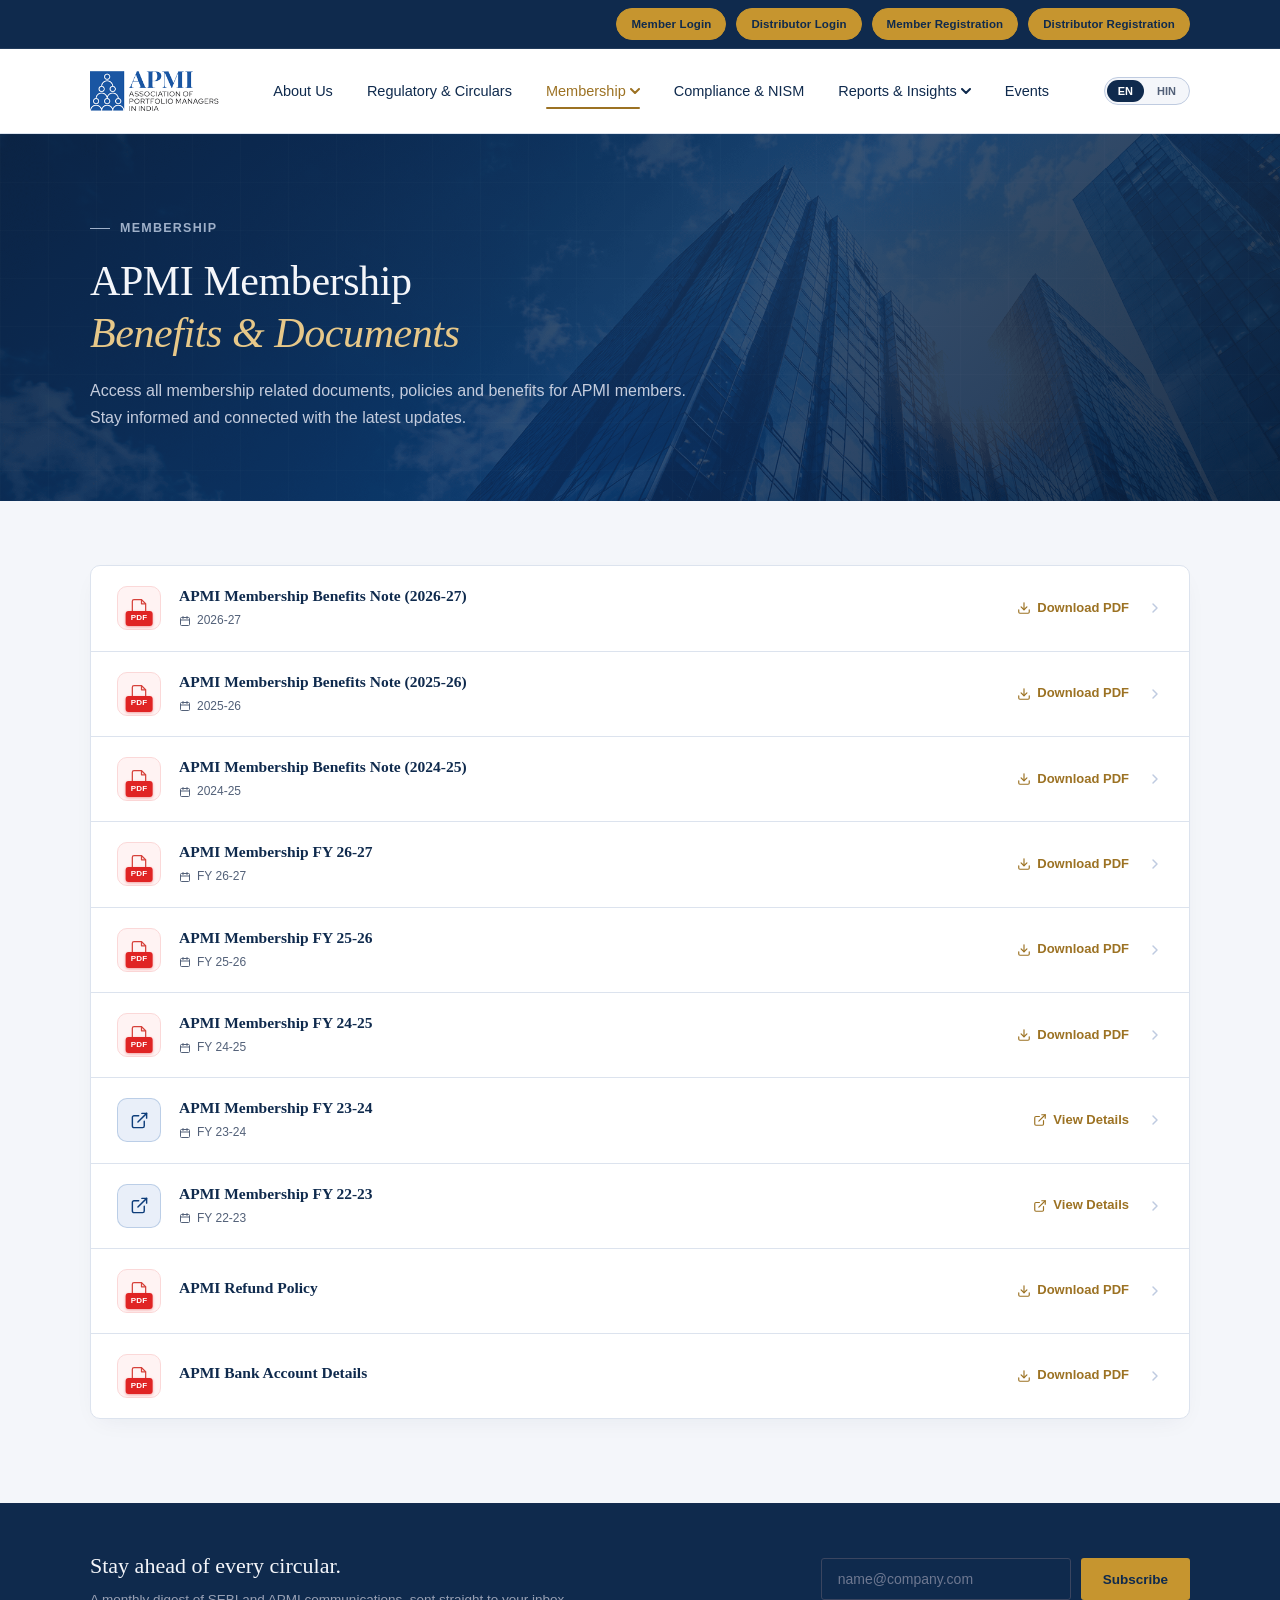
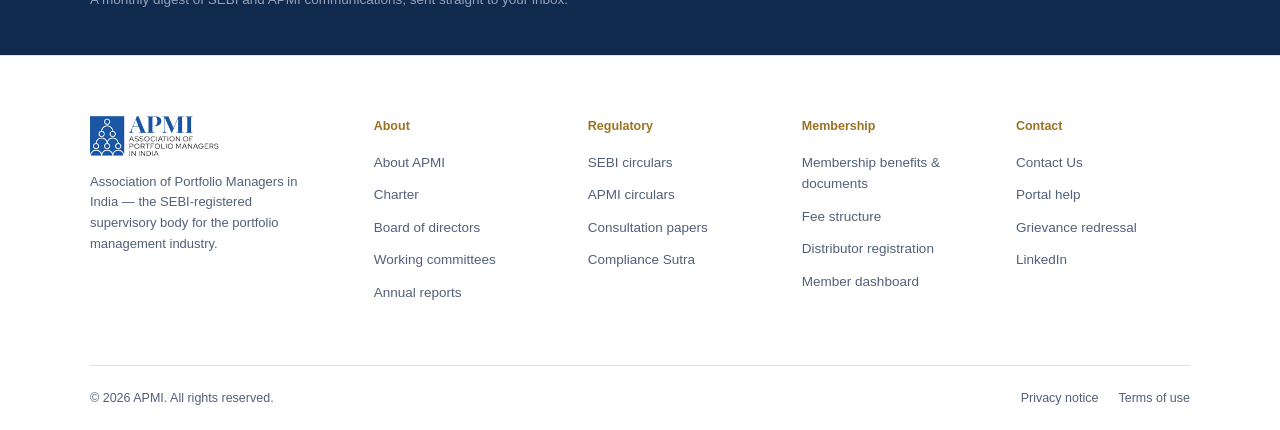
<file: membership.html>
<!DOCTYPE html>
<html lang="en">
<head>
<meta charset="UTF-8">
<meta name="viewport" content="width=device-width, initial-scale=1.0">
<link rel="icon" type="image/png" href="/src/assets/images/apmi-fav-icon.png">
<link rel="stylesheet" href="/src/partials/layout.css">
<title>APMI Membership — Benefits &amp; Documents</title>
<meta name="description" content="APMI membership benefits notes, yearly membership documents, refund policy and bank account details for Association of Portfolio Managers in India members.">
<style>
  :root{
    --ink:#0F2A4D;
    --ink-soft:#526078;
    --paper:#F4F6FA;
    --paper-raised:#FFFFFF;
    --brand:#1A56A3;
    --brand-deep:#0D3D7A;
    --brand-tint:#E9EFF9;
    --brass:#C6952F;
    --brass-deep:#9C7223;
    --rule:#DCE3EE;
    --rule-strong:#BFCBE0;
    --white:#FFFFFF;
    --font-display:'Times New Roman', Times, Georgia, serif;
    --font-body:'Helvetica Neue', Helvetica, Arial, sans-serif;
    --font-mono:'Helvetica Neue', Helvetica, Arial, sans-serif;
  }
  *{box-sizing:border-box; margin:0; padding:0;}
  html{scroll-behavior:smooth;}
  body{
    font-family:var(--font-body);
    background:var(--paper);
    color:var(--ink);
    line-height:1.6;
    -webkit-font-smoothing:antialiased;
  }
  a{color:inherit; text-decoration:none;}
  .wrap{max-width:1180px; margin:0 auto; padding:0 40px;}
  img{display:block; max-width:100%;}
  .utility-row{padding:8px 40px;} /* restore shared header.js utility-bar padding (loaded after layout.css) */

  /* Common Sections */
  section{padding:80px 0; position:relative;}
  .section-head{margin-bottom:44px; border-bottom:1px solid var(--rule); padding-bottom:22px;}
  .section-kicker{font-size:12px; font-family:var(--font-mono); color:var(--brass-deep); letter-spacing:.06em; text-transform:uppercase; margin-bottom:8px; display:flex; align-items:center; gap:8px; font-weight:600;}
  .section-kicker::before{content:''; width:6px; height:6px; border-radius:50%; background:var(--brass-deep); display:inline-block;}
  .section-title{font-family:var(--font-display); font-weight:500; font-size:35px; line-height:1.2; letter-spacing:-.01em; color:var(--ink);}
  .section-sub{font-size:15px; color:var(--ink-soft); max-width:640px; margin-top:10px; line-height:1.6;}

  /* =========================================================
     HERO SECTION (same visual system as About / Contact pages)
     ========================================================= */
  .about-hero{
    position:relative; background:var(--ink); color:var(--paper); padding:84px 0 70px;
    overflow:hidden; isolation:isolate;
  }
  .hero-banner-bg{ position:absolute; inset:0; z-index:-2; overflow:hidden; }
  .hero-banner-img{
    position:absolute; inset:0; width:100%; height:100%; object-fit:cover; object-position:center;
    opacity:.5; filter:contrast(1.1); transform:scale(1.02);
    animation:heroImageDrift 30s ease-in-out infinite alternate;
  }
  @keyframes heroImageDrift{
    0%{transform:scale(1.02) translate(0,0);}
    100%{transform:scale(1.08) translate(-1%, -1%);}
  }
  .hero-overlay{
    position:absolute; inset:0; z-index:-1;
    background:linear-gradient(135deg, rgba(12,32,60,0.8) 0%, rgba(13,50,98,0.68) 55%, rgba(10,28,52,0.82) 100%),
               radial-gradient(ellipse at 80% 30%, rgba(198,149,47,0.18) 0%, transparent 60%);
  }
  .hero-grid-mesh{
    position:absolute; inset:0; z-index:-1; opacity:0.1;
    background-image:linear-gradient(rgba(255,255,255,0.15) 1px, transparent 1px),
                     linear-gradient(90deg, rgba(255,255,255,0.15) 1px, transparent 1px);
    background-size:48px 48px;
  }
  .about-hero .wrap{position:relative; z-index:1;}
  .hero-plain-kicker{display:flex; align-items:center; gap:10px; font-size:12.5px; font-family:var(--font-mono); color:#9FB0C9; letter-spacing:.1em; text-transform:uppercase; margin-bottom:18px; font-weight:600;}
  .hero-plain-kicker::before{content:''; width:20px; height:1px; background:#9FB0C9;}
  .about-hero h1{font-family:var(--font-display); font-size:42px; font-weight:500; line-height:1.22; letter-spacing:-.01em; max-width:640px; margin-bottom:18px;}
  .about-hero h1 span.accent{color:#E7C889; font-style:italic;}
  .hero-subhead{font-size:16px; color:#C4CCDD; line-height:1.7; max-width:600px;}

  /* =========================================================
     MEMBERSHIP DOCUMENTS LIST
     ========================================================= */
  .section-membership-docs{background:var(--paper); padding:64px 0 84px;}
  .membership-doclist{
    background:var(--paper-raised); border:1px solid var(--rule); border-radius:10px;
    overflow:hidden; box-shadow:0 8px 24px -10px rgba(15,42,77,0.08);
  }
  .doc-row{
    display:flex; align-items:center; gap:18px; padding:20px 26px;
    border-bottom:1px solid var(--rule); transition:background .15s ease;
  }
  .doc-row:last-child{border-bottom:none;}
  .doc-row:hover{background:var(--paper);}
  .doc-icon{
    position:relative; flex:0 0 auto; width:44px; height:44px; border-radius:10px;
    background:#FFF3F3; border:1px solid #FBD8D8;
    display:flex; align-items:center; justify-content:center; color:#D6413A;
  }
  .doc-icon-tag{
    position:absolute; left:50%; bottom:3px; transform:translateX(-50%);
    background:#E02424; color:#fff; font-size:8px; font-weight:800; letter-spacing:.03em;
    padding:1.5px 5px; border-radius:3px; box-shadow:0 1px 3px rgba(224,36,36,.4);
  }
  .doc-icon-link{background:var(--brand-tint); border-color:rgba(26,86,163,0.22); color:var(--brand-deep);}
  .doc-info{flex:1; min-width:0;}
  .doc-info h4{font-family:var(--font-display); font-size:15.5px; font-weight:600; color:var(--ink); margin-bottom:5px; line-height:1.3;}
  .doc-meta{display:flex; align-items:center; gap:6px; font-size:12px; font-family:var(--font-mono); color:var(--ink-soft);}
  .doc-actions{flex:0 0 auto; display:flex; align-items:center; gap:18px;}
  .doc-download{display:flex; align-items:center; gap:6px; font-size:13px; font-weight:600; color:var(--brass-deep); white-space:nowrap;}
  .doc-chevron{color:var(--rule-strong); display:flex; transition:transform .2s ease, color .2s ease;}
  .doc-row:hover .doc-chevron{color:var(--brass-deep); transform:translateX(3px);}

  @media (max-width:900px){
    .section-membership-docs{padding:52px 0 64px;}
  }

  /* =========================================================
     RESPONSIVE — section by section, down to 320px
     ========================================================= */
  @media (max-width:980px){
    .wrap{padding:0 28px;}
    .utility-row{padding:8px 22px; flex-wrap:wrap; justify-content:center; row-gap:8px;}
    .utility-links{flex-wrap:wrap; justify-content:center; row-gap:8px;}
    section{padding:56px 0;}
    .about-hero{padding:60px 0 50px;}
    .about-hero h1{font-size:34px;}
    .hero-subhead{font-size:15px;}
    .section-title{font-size:28px;}
  }
  @media (max-width:640px){
    .wrap{padding:0 20px;}
    .utility-row{padding:8px 18px;}
    .utility-btn{padding:6px 12px; font-size:11px;}
    .header-actions{gap:10px;}
    section{padding:44px 0;}
    .section-head{margin-bottom:30px; padding-bottom:18px;}

    .about-hero{padding:48px 0 40px;}
    .about-hero h1{font-size:27px;}
    .hero-plain-kicker{font-size:11.5px;}
    .hero-subhead{font-size:14.5px;}

    .section-title{font-size:23px;}
    .section-sub{font-size:14px;}

    .doc-row{padding:16px 18px; gap:14px;}
    .doc-icon{width:40px; height:40px;}
    .doc-info h4{font-size:14.5px;}
    .doc-actions{gap:12px;}
    .doc-download span{display:none;}

    .newsletter .wrap{flex-direction:column; align-items:stretch; text-align:center; gap:14px; padding:30px 20px;}
    .newsletter-form{flex-direction:column;}
    .newsletter-form input{width:100%;}
  }
  @media (max-width:480px){
    .about-hero h1{font-size:23px;}
    .hero-subhead{font-size:14px;}
    .section-title{font-size:20px;}
    .section-kicker{font-size:11px;}

    .doc-row{padding:14px 14px; gap:12px;}
    .doc-icon{width:36px; height:36px;}
    .doc-icon-tag{font-size:7px; padding:1px 4px;}
    .doc-info h4{font-size:13.5px;}
    .doc-meta{font-size:11px;}
    .doc-actions{gap:8px;}
  }
  @media (max-width:380px){
    .wrap{padding:0 16px;}
    .utility-row{padding:8px 14px;}
    .utility-btn{padding:5px 10px; font-size:10.5px;}
    .logo-img{height:32px;}
    section{padding:36px 0;}

    .about-hero h1{font-size:20.5px;}
    .hero-plain-kicker{font-size:11px;}
    .section-title{font-size:18.5px;}
    .section-sub{font-size:13.5px;}

    .doc-row{padding:12px 12px;}
    .doc-info h4{font-size:13px;}
  }

  /* Newsletter strip (shared across pages) */
  .newsletter{background:var(--ink); color:var(--paper); border-top:1px solid #26315233;}
  .newsletter .wrap{display:flex; justify-content:space-between; align-items:center; flex-wrap:wrap; gap:20px; padding:44px 40px;}
  .newsletter h3{font-family:var(--font-display); font-size:22px; font-weight:500;}
  .newsletter p{font-size:13.5px; color:#98A0B4; margin-top:6px;}
  .newsletter-form{display:flex; gap:10px;}
  .newsletter-form input{background:transparent; border:1px solid #3A4560; color:var(--paper); font-size:14px; padding:12px 16px; width:250px; border-radius:3px; transition:border-color .2s ease, box-shadow .2s ease;}
  .newsletter-form input::placeholder{color:#6E7891;}
  .newsletter-form input:focus{outline:none; border-color:var(--brass); box-shadow:0 0 0 3px rgba(198,149,47,.18);}
  .newsletter-form button{background:var(--brass); color:var(--ink); font-weight:600; font-size:13.5px; padding:12px 22px; border-radius:3px; border:none; cursor:pointer; transition:transform .2s ease, background .2s ease, box-shadow .2s ease;}
  .newsletter-form button:hover{transform:translateY(-2px); box-shadow:0 12px 26px -12px rgba(198,149,47,.6);}
</style>
</head>
<body>

  <script src="/src/partials/header.js" data-active="membership"></script>

  <!-- =========================================================
       HERO
       ========================================================= -->
  <section class="about-hero" id="hero">
    <div class="hero-banner-bg">
      <img class="hero-banner-img" src="/src/assets/images/membership-banner.png" alt="APMI Membership">
    </div>
    <div class="hero-overlay"></div>
    <div class="hero-grid-mesh"></div>

    <div class="wrap">
      <div class="hero-plain-kicker">Membership</div>
      <h1>APMI Membership<br><span class="accent">Benefits &amp; Documents</span></h1>
      <p class="hero-subhead">
        Access all membership related documents, policies and benefits for APMI members. Stay informed and connected with the latest updates.
      </p>
    </div>
  </section>

  <!-- =========================================================
       MEMBERSHIP DOCUMENTS LIST
       ========================================================= -->
  <section class="section-membership-docs" id="documents">
    <div class="wrap">
      <div class="membership-doclist">

        <a class="doc-row" href="/src/assets/pdf/Membership/APMI_Membership_Benefits_Note_2026_27.pdf" target="_blank" rel="noopener">
          <span class="doc-icon">
            <svg width="20" height="20" viewBox="0 0 24 24" fill="none"><path d="M6 2h9l5 5v13a2 2 0 0 1-2 2H6a2 2 0 0 1-2-2V4a2 2 0 0 1 2-2z" stroke="currentColor" stroke-width="1.5"/><path d="M15 2v5h5" stroke="currentColor" stroke-width="1.5" stroke-linejoin="round"/></svg>
            <span class="doc-icon-tag">PDF</span>
          </span>
          <span class="doc-info">
            <h4>APMI Membership Benefits Note (2026-27)</h4>
            <span class="doc-meta"><svg width="12" height="12" viewBox="0 0 24 24" fill="none"><rect x="3" y="5" width="18" height="16" rx="2" stroke="currentColor" stroke-width="2"/><path d="M3 10h18M8 3v4M16 3v4" stroke="currentColor" stroke-width="2" stroke-linecap="round"/></svg> 2026-27</span>
          </span>
          <span class="doc-actions">
            <span class="doc-download"><svg width="14" height="14" viewBox="0 0 24 24" fill="none" stroke="currentColor" stroke-width="2" stroke-linecap="round" stroke-linejoin="round"><path d="M21 15v4a2 2 0 0 1-2 2H5a2 2 0 0 1-2-2v-4"/><polyline points="7 10 12 15 17 10"/><line x1="12" y1="15" x2="12" y2="3"/></svg><span>Download PDF</span></span>
            <span class="doc-chevron"><svg width="16" height="16" viewBox="0 0 24 24" fill="none" stroke="currentColor" stroke-width="2.2" stroke-linecap="round" stroke-linejoin="round"><polyline points="9 18 15 12 9 6"/></svg></span>
          </span>
        </a>

        <a class="doc-row" href="/src/assets/pdf/Membership/APMI_Membership_Benefits_Note_2025_26.pdf" target="_blank" rel="noopener">
          <span class="doc-icon">
            <svg width="20" height="20" viewBox="0 0 24 24" fill="none"><path d="M6 2h9l5 5v13a2 2 0 0 1-2 2H6a2 2 0 0 1-2-2V4a2 2 0 0 1 2-2z" stroke="currentColor" stroke-width="1.5"/><path d="M15 2v5h5" stroke="currentColor" stroke-width="1.5" stroke-linejoin="round"/></svg>
            <span class="doc-icon-tag">PDF</span>
          </span>
          <span class="doc-info">
            <h4>APMI Membership Benefits Note (2025-26)</h4>
            <span class="doc-meta"><svg width="12" height="12" viewBox="0 0 24 24" fill="none"><rect x="3" y="5" width="18" height="16" rx="2" stroke="currentColor" stroke-width="2"/><path d="M3 10h18M8 3v4M16 3v4" stroke="currentColor" stroke-width="2" stroke-linecap="round"/></svg> 2025-26</span>
          </span>
          <span class="doc-actions">
            <span class="doc-download"><svg width="14" height="14" viewBox="0 0 24 24" fill="none" stroke="currentColor" stroke-width="2" stroke-linecap="round" stroke-linejoin="round"><path d="M21 15v4a2 2 0 0 1-2 2H5a2 2 0 0 1-2-2v-4"/><polyline points="7 10 12 15 17 10"/><line x1="12" y1="15" x2="12" y2="3"/></svg><span>Download PDF</span></span>
            <span class="doc-chevron"><svg width="16" height="16" viewBox="0 0 24 24" fill="none" stroke="currentColor" stroke-width="2.2" stroke-linecap="round" stroke-linejoin="round"><polyline points="9 18 15 12 9 6"/></svg></span>
          </span>
        </a>

        <a class="doc-row" href="/src/assets/pdf/Membership/APMI Membership Note for FY 24-25.pdf" target="_blank" rel="noopener">
          <span class="doc-icon">
            <svg width="20" height="20" viewBox="0 0 24 24" fill="none"><path d="M6 2h9l5 5v13a2 2 0 0 1-2 2H6a2 2 0 0 1-2-2V4a2 2 0 0 1 2-2z" stroke="currentColor" stroke-width="1.5"/><path d="M15 2v5h5" stroke="currentColor" stroke-width="1.5" stroke-linejoin="round"/></svg>
            <span class="doc-icon-tag">PDF</span>
          </span>
          <span class="doc-info">
            <h4>APMI Membership Benefits Note (2024-25)</h4>
            <span class="doc-meta"><svg width="12" height="12" viewBox="0 0 24 24" fill="none"><rect x="3" y="5" width="18" height="16" rx="2" stroke="currentColor" stroke-width="2"/><path d="M3 10h18M8 3v4M16 3v4" stroke="currentColor" stroke-width="2" stroke-linecap="round"/></svg> 2024-25</span>
          </span>
          <span class="doc-actions">
            <span class="doc-download"><svg width="14" height="14" viewBox="0 0 24 24" fill="none" stroke="currentColor" stroke-width="2" stroke-linecap="round" stroke-linejoin="round"><path d="M21 15v4a2 2 0 0 1-2 2H5a2 2 0 0 1-2-2v-4"/><polyline points="7 10 12 15 17 10"/><line x1="12" y1="15" x2="12" y2="3"/></svg><span>Download PDF</span></span>
            <span class="doc-chevron"><svg width="16" height="16" viewBox="0 0 24 24" fill="none" stroke="currentColor" stroke-width="2.2" stroke-linecap="round" stroke-linejoin="round"><polyline points="9 18 15 12 9 6"/></svg></span>
          </span>
        </a>

        <a class="doc-row" href="/src/assets/pdf/Membership/APMI_Membership_FY_2026_27.pdf" target="_blank" rel="noopener">
          <span class="doc-icon">
            <svg width="20" height="20" viewBox="0 0 24 24" fill="none"><path d="M6 2h9l5 5v13a2 2 0 0 1-2 2H6a2 2 0 0 1-2-2V4a2 2 0 0 1 2-2z" stroke="currentColor" stroke-width="1.5"/><path d="M15 2v5h5" stroke="currentColor" stroke-width="1.5" stroke-linejoin="round"/></svg>
            <span class="doc-icon-tag">PDF</span>
          </span>
          <span class="doc-info">
            <h4>APMI Membership FY 26-27</h4>
            <span class="doc-meta"><svg width="12" height="12" viewBox="0 0 24 24" fill="none"><rect x="3" y="5" width="18" height="16" rx="2" stroke="currentColor" stroke-width="2"/><path d="M3 10h18M8 3v4M16 3v4" stroke="currentColor" stroke-width="2" stroke-linecap="round"/></svg> FY 26-27</span>
          </span>
          <span class="doc-actions">
            <span class="doc-download"><svg width="14" height="14" viewBox="0 0 24 24" fill="none" stroke="currentColor" stroke-width="2" stroke-linecap="round" stroke-linejoin="round"><path d="M21 15v4a2 2 0 0 1-2 2H5a2 2 0 0 1-2-2v-4"/><polyline points="7 10 12 15 17 10"/><line x1="12" y1="15" x2="12" y2="3"/></svg><span>Download PDF</span></span>
            <span class="doc-chevron"><svg width="16" height="16" viewBox="0 0 24 24" fill="none" stroke="currentColor" stroke-width="2.2" stroke-linecap="round" stroke-linejoin="round"><polyline points="9 18 15 12 9 6"/></svg></span>
          </span>
        </a>

        <a class="doc-row" href="/src/assets/pdf/Membership/APMI_Membership_Note_FY_2025_26.pdf" target="_blank" rel="noopener">
          <span class="doc-icon">
            <svg width="20" height="20" viewBox="0 0 24 24" fill="none"><path d="M6 2h9l5 5v13a2 2 0 0 1-2 2H6a2 2 0 0 1-2-2V4a2 2 0 0 1 2-2z" stroke="currentColor" stroke-width="1.5"/><path d="M15 2v5h5" stroke="currentColor" stroke-width="1.5" stroke-linejoin="round"/></svg>
            <span class="doc-icon-tag">PDF</span>
          </span>
          <span class="doc-info">
            <h4>APMI Membership FY 25-26</h4>
            <span class="doc-meta"><svg width="12" height="12" viewBox="0 0 24 24" fill="none"><rect x="3" y="5" width="18" height="16" rx="2" stroke="currentColor" stroke-width="2"/><path d="M3 10h18M8 3v4M16 3v4" stroke="currentColor" stroke-width="2" stroke-linecap="round"/></svg> FY 25-26</span>
          </span>
          <span class="doc-actions">
            <span class="doc-download"><svg width="14" height="14" viewBox="0 0 24 24" fill="none" stroke="currentColor" stroke-width="2" stroke-linecap="round" stroke-linejoin="round"><path d="M21 15v4a2 2 0 0 1-2 2H5a2 2 0 0 1-2-2v-4"/><polyline points="7 10 12 15 17 10"/><line x1="12" y1="15" x2="12" y2="3"/></svg><span>Download PDF</span></span>
            <span class="doc-chevron"><svg width="16" height="16" viewBox="0 0 24 24" fill="none" stroke="currentColor" stroke-width="2.2" stroke-linecap="round" stroke-linejoin="round"><polyline points="9 18 15 12 9 6"/></svg></span>
          </span>
        </a>

        <a class="doc-row" href="/src/assets/pdf/Membership/APMI Membership FY 2024-2025.pdf" target="_blank" rel="noopener">
          <span class="doc-icon">
            <svg width="20" height="20" viewBox="0 0 24 24" fill="none"><path d="M6 2h9l5 5v13a2 2 0 0 1-2 2H6a2 2 0 0 1-2-2V4a2 2 0 0 1 2-2z" stroke="currentColor" stroke-width="1.5"/><path d="M15 2v5h5" stroke="currentColor" stroke-width="1.5" stroke-linejoin="round"/></svg>
            <span class="doc-icon-tag">PDF</span>
          </span>
          <span class="doc-info">
            <h4>APMI Membership FY 24-25</h4>
            <span class="doc-meta"><svg width="12" height="12" viewBox="0 0 24 24" fill="none"><rect x="3" y="5" width="18" height="16" rx="2" stroke="currentColor" stroke-width="2"/><path d="M3 10h18M8 3v4M16 3v4" stroke="currentColor" stroke-width="2" stroke-linecap="round"/></svg> FY 24-25</span>
          </span>
          <span class="doc-actions">
            <span class="doc-download"><svg width="14" height="14" viewBox="0 0 24 24" fill="none" stroke="currentColor" stroke-width="2" stroke-linecap="round" stroke-linejoin="round"><path d="M21 15v4a2 2 0 0 1-2 2H5a2 2 0 0 1-2-2v-4"/><polyline points="7 10 12 15 17 10"/><line x1="12" y1="15" x2="12" y2="3"/></svg><span>Download PDF</span></span>
            <span class="doc-chevron"><svg width="16" height="16" viewBox="0 0 24 24" fill="none" stroke="currentColor" stroke-width="2.2" stroke-linecap="round" stroke-linejoin="round"><polyline points="9 18 15 12 9 6"/></svg></span>
          </span>
        </a>

        <a class="doc-row" href="https://www.apmiindia.org/apmi/membershipDetail.htm?action=apmi_membership23_24" target="_blank" rel="noopener">
          <span class="doc-icon doc-icon-link">
            <svg width="19" height="19" viewBox="0 0 24 24" fill="none" stroke="currentColor" stroke-width="1.8" stroke-linecap="round" stroke-linejoin="round"><path d="M18 13v6a2 2 0 0 1-2 2H5a2 2 0 0 1-2-2V8a2 2 0 0 1 2-2h6"/><polyline points="15 3 21 3 21 9"/><line x1="10" y1="14" x2="21" y2="3"/></svg>
          </span>
          <span class="doc-info">
            <h4>APMI Membership FY 23-24</h4>
            <span class="doc-meta"><svg width="12" height="12" viewBox="0 0 24 24" fill="none"><rect x="3" y="5" width="18" height="16" rx="2" stroke="currentColor" stroke-width="2"/><path d="M3 10h18M8 3v4M16 3v4" stroke="currentColor" stroke-width="2" stroke-linecap="round"/></svg> FY 23-24</span>
          </span>
          <span class="doc-actions">
            <span class="doc-download"><svg width="14" height="14" viewBox="0 0 24 24" fill="none" stroke="currentColor" stroke-width="2" stroke-linecap="round" stroke-linejoin="round"><path d="M18 13v6a2 2 0 0 1-2 2H5a2 2 0 0 1-2-2V8a2 2 0 0 1 2-2h6"/><polyline points="15 3 21 3 21 9"/><line x1="10" y1="14" x2="21" y2="3"/></svg><span>View Details</span></span>
            <span class="doc-chevron"><svg width="16" height="16" viewBox="0 0 24 24" fill="none" stroke="currentColor" stroke-width="2.2" stroke-linecap="round" stroke-linejoin="round"><polyline points="9 18 15 12 9 6"/></svg></span>
          </span>
        </a>

        <a class="doc-row" href="https://www.apmiindia.org/apmi/membershipDetail.htm?action=apmi_membership22_23" target="_blank" rel="noopener">
          <span class="doc-icon doc-icon-link">
            <svg width="19" height="19" viewBox="0 0 24 24" fill="none" stroke="currentColor" stroke-width="1.8" stroke-linecap="round" stroke-linejoin="round"><path d="M18 13v6a2 2 0 0 1-2 2H5a2 2 0 0 1-2-2V8a2 2 0 0 1 2-2h6"/><polyline points="15 3 21 3 21 9"/><line x1="10" y1="14" x2="21" y2="3"/></svg>
          </span>
          <span class="doc-info">
            <h4>APMI Membership FY 22-23</h4>
            <span class="doc-meta"><svg width="12" height="12" viewBox="0 0 24 24" fill="none"><rect x="3" y="5" width="18" height="16" rx="2" stroke="currentColor" stroke-width="2"/><path d="M3 10h18M8 3v4M16 3v4" stroke="currentColor" stroke-width="2" stroke-linecap="round"/></svg> FY 22-23</span>
          </span>
          <span class="doc-actions">
            <span class="doc-download"><svg width="14" height="14" viewBox="0 0 24 24" fill="none" stroke="currentColor" stroke-width="2" stroke-linecap="round" stroke-linejoin="round"><path d="M18 13v6a2 2 0 0 1-2 2H5a2 2 0 0 1-2-2V8a2 2 0 0 1 2-2h6"/><polyline points="15 3 21 3 21 9"/><line x1="10" y1="14" x2="21" y2="3"/></svg><span>View Details</span></span>
            <span class="doc-chevron"><svg width="16" height="16" viewBox="0 0 24 24" fill="none" stroke="currentColor" stroke-width="2.2" stroke-linecap="round" stroke-linejoin="round"><polyline points="9 18 15 12 9 6"/></svg></span>
          </span>
        </a>

        <a class="doc-row" href="/src/assets/pdf/Membership/APMI-Refund Policy.pdf" target="_blank" rel="noopener">
          <span class="doc-icon">
            <svg width="20" height="20" viewBox="0 0 24 24" fill="none"><path d="M6 2h9l5 5v13a2 2 0 0 1-2 2H6a2 2 0 0 1-2-2V4a2 2 0 0 1 2-2z" stroke="currentColor" stroke-width="1.5"/><path d="M15 2v5h5" stroke="currentColor" stroke-width="1.5" stroke-linejoin="round"/></svg>
            <span class="doc-icon-tag">PDF</span>
          </span>
          <span class="doc-info">
            <h4>APMI Refund Policy</h4>
          </span>
          <span class="doc-actions">
            <span class="doc-download"><svg width="14" height="14" viewBox="0 0 24 24" fill="none" stroke="currentColor" stroke-width="2" stroke-linecap="round" stroke-linejoin="round"><path d="M21 15v4a2 2 0 0 1-2 2H5a2 2 0 0 1-2-2v-4"/><polyline points="7 10 12 15 17 10"/><line x1="12" y1="15" x2="12" y2="3"/></svg><span>Download PDF</span></span>
            <span class="doc-chevron"><svg width="16" height="16" viewBox="0 0 24 24" fill="none" stroke="currentColor" stroke-width="2.2" stroke-linecap="round" stroke-linejoin="round"><polyline points="9 18 15 12 9 6"/></svg></span>
          </span>
        </a>

        <a class="doc-row" href="/src/assets/pdf/Membership/APMI Bank Account Details.pdf" target="_blank" rel="noopener">
          <span class="doc-icon">
            <svg width="20" height="20" viewBox="0 0 24 24" fill="none"><path d="M6 2h9l5 5v13a2 2 0 0 1-2 2H6a2 2 0 0 1-2-2V4a2 2 0 0 1 2-2z" stroke="currentColor" stroke-width="1.5"/><path d="M15 2v5h5" stroke="currentColor" stroke-width="1.5" stroke-linejoin="round"/></svg>
            <span class="doc-icon-tag">PDF</span>
          </span>
          <span class="doc-info">
            <h4>APMI Bank Account Details</h4>
          </span>
          <span class="doc-actions">
            <span class="doc-download"><svg width="14" height="14" viewBox="0 0 24 24" fill="none" stroke="currentColor" stroke-width="2" stroke-linecap="round" stroke-linejoin="round"><path d="M21 15v4a2 2 0 0 1-2 2H5a2 2 0 0 1-2-2v-4"/><polyline points="7 10 12 15 17 10"/><line x1="12" y1="15" x2="12" y2="3"/></svg><span>Download PDF</span></span>
            <span class="doc-chevron"><svg width="16" height="16" viewBox="0 0 24 24" fill="none" stroke="currentColor" stroke-width="2.2" stroke-linecap="round" stroke-linejoin="round"><polyline points="9 18 15 12 9 6"/></svg></span>
          </span>
        </a>

      </div>
    </div>
  </section>

  <div class="newsletter">
    <div class="wrap">
      <div>
        <h3>Stay ahead of every circular.</h3>
        <p>A monthly digest of SEBI and APMI communications, sent straight to your inbox.</p>
      </div>
      <div class="newsletter-form">
        <input type="email" placeholder="name@company.com">
        <button>Subscribe</button>
      </div>
    </div>
  </div>

  <!-- =========================================================
       FOOTER
       ========================================================= -->
  <script src="/src/partials/footer.js"></script>

  <script>
    var headerEl = document.getElementById('site-header') || document.querySelector('header');
    function onHeaderScroll(){
      if (headerEl){ headerEl.classList.toggle('scrolled', window.scrollY > 8); }
    }
    onHeaderScroll();
    window.addEventListener('scroll', onHeaderScroll, {passive:true});
  </script>
</body>
</html>
</file>
<file: src/partials/layout.css>
/* =========================================================
   SHARED SITE HEADER + FOOTER — used by index.html & about.html
   Markup lives in src/partials/header.js and src/partials/footer.js.
   Edit here (and there) to change the header/footer everywhere.
   ========================================================= */

/* ---------- utility bar ---------- */
.utility{background:var(--ink); color:#D9DCE4; font-size:13px; border-bottom:1px solid rgba(255,255,255,0.08);}
.utility-row{display:flex; justify-content:flex-end; align-items:center; gap:16px; padding:8px 40px;}
.utility-links{display:flex; align-items:center; gap:10px;}
.utility-btn{padding:6px 14px; border-radius:20px; border:1px solid rgba(255,255,255,.3); color:#D9DCE4; font-size:11.5px; font-weight:600; letter-spacing:.01em; white-space:nowrap; transition:all .18s ease;}
.utility-btn:hover{border-color:#fff; background:rgba(255,255,255,.08); color:#fff;}
.utility-btn-accent{background:var(--brass); border-color:var(--brass); color:var(--ink);}
.utility-btn-accent:hover{background:#C08A3A; border-color:#C08A3A; color:var(--ink);}

/* ---------- header ---------- */
header{background:var(--paper-raised); border-bottom:1px solid var(--rule); position:sticky; top:0; z-index:70; transition:box-shadow .35s ease;}
header.scrolled{box-shadow:0 1px 0 rgba(15,42,77,.06), 0 16px 40px -20px rgba(15,42,77,.32);}
.header-row{display:flex; align-items:center; justify-content:space-between; height:84px; transition:height .35s ease;}
header.scrolled .header-row{height:64px;}
.logo{display:flex; align-items:baseline; gap:10px;}
.logo-img{height:40px; width:auto; display:block; transition:height .35s ease;}
header.scrolled .logo-img{height:32px;}
nav.primary{display:flex; gap:34px;}
nav.primary a{font-size:14.5px; color:var(--ink); position:relative; padding:6px 0; transition:color .2s ease;}
nav.primary a:hover{color:var(--brass-deep);}
nav.primary a.active{color:var(--brass-deep); font-weight:500;}
nav.primary a::after{
  content:''; position:absolute; left:0; right:0; bottom:0; height:2px;
  background:var(--brass-deep); border-radius:2px;
  transform:scaleX(0); transform-origin:right center;
  transition:transform .32s cubic-bezier(.16,.84,.44,1);
}
nav.primary a:hover::after, nav.primary a.active::after{transform:scaleX(1); transform-origin:left center;}
.nav-dropdown{position:relative;}
.nav-dropdown > a{display:inline-flex; align-items:center; gap:4px;}
.nav-dropdown .caret{display:inline-block; transition:transform .18s ease;}
.nav-dropdown:hover .caret{transform:rotate(180deg);}
.dropdown-menu{position:absolute; top:100%; left:-18px; padding-top:16px; opacity:0; visibility:hidden; transform:translateY(4px); transition:opacity .18s ease, transform .18s ease, visibility .18s;}
.dropdown-menu-inner{min-width:280px; background:var(--paper-raised); border:1px solid var(--rule); box-shadow:0 16px 40px -20px rgba(15,42,77,.32); border-radius:3px; padding:8px 0;}
.nav-dropdown:hover .dropdown-menu{opacity:1; visibility:visible; transform:translateY(0);}
nav.primary .dropdown-menu a{position:static; display:block; padding:10px 20px; font-size:13.5px; color:var(--ink); white-space:nowrap;}
nav.primary .dropdown-menu a::after{content:none;}
nav.primary .dropdown-menu a:hover{color:var(--brand-deep); background:var(--brand-tint);}
.header-actions{display:flex; align-items:center; gap:18px;}
.lang-toggle{display:flex; gap:2px; background:var(--paper); border:1px solid var(--rule-strong); border-radius:20px; padding:2px;}
.lang-btn{background:transparent; border:none; color:var(--ink-soft); font-size:11px; font-weight:600; padding:5px 11px; border-radius:16px; cursor:pointer; font-family:inherit; transition:all .18s ease;}
.lang-btn:hover{color:var(--ink);}
.lang-btn.active{background:var(--ink); color:#fff;}

/* ---------- mobile hamburger toggle ---------- */
.menu-toggle{display:none; position:relative; width:24px; height:24px; background:none; border:none; cursor:pointer; padding:0; flex-shrink:0;}
.menu-toggle-bar{
  position:absolute; left:2px; right:2px; height:2px; background:var(--ink); border-radius:2px;
  transition:top .2s ease .12s, transform .2s ease, opacity .12s ease .12s;
}
.menu-toggle-bar:nth-child(1){top:6px;}
.menu-toggle-bar:nth-child(2){top:11px;}
.menu-toggle-bar:nth-child(3){top:16px;}
.menu-toggle.active .menu-toggle-bar{transition:top .2s ease, transform .2s ease .12s, opacity .12s ease;}
.menu-toggle.active .menu-toggle-bar:nth-child(1){top:11px; transform:rotate(45deg);}
.menu-toggle.active .menu-toggle-bar:nth-child(2){opacity:0;}
.menu-toggle.active .menu-toggle-bar:nth-child(3){top:11px; transform:rotate(-45deg);}

/* ---------- footer ---------- */
footer{background:var(--paper-raised); border-top:1px solid var(--rule); padding-top:60px;}
.footer-grid{display:grid; grid-template-columns:1.4fr repeat(4,1fr); gap:40px; padding-bottom:50px;}
.footer-brand .logo-img{margin-bottom:14px;}
.footer-brand p{font-size:13px; color:var(--ink-soft); margin-top:16px; max-width:230px; line-height:1.6;}
.footer-col h5{font-size:12.5px; font-family:var(--font-mono); color:var(--brass-deep); margin-bottom:16px;}
.footer-col a{display:block; font-size:13.5px; color:var(--ink-soft); margin-bottom:11px;}
.footer-col a:hover{color:var(--ink);}
.footer-bottom{border-top:1px solid var(--rule); padding:22px 0; display:flex; justify-content:space-between; font-size:12.5px; color:var(--ink-soft);}
.footer-bottom a{margin-left:20px; color:var(--ink-soft);}

@media (max-width:980px){
  .menu-toggle{display:block;}
  .header-row{height:auto; min-height:72px; padding:14px 0;}
  header.scrolled .header-row{height:auto; min-height:72px;}
  header.menu-open .header-row{padding: 16px 20px;}

  /* Nav opens as an overlay panel anchored to the (always-sticky) header, instead of
     pushing into the header's own box — so the sticky header never resizes/reflows
     and the page never jumps when the menu is toggled while scrolled down. */
  nav.primary{
    display:none; flex-direction:column; gap:0; width:100%;
    position:absolute; top:100%; left:0; right:0;
    background:var(--paper-raised);
    border-top:1px solid var(--rule);
    box-shadow:0 20px 40px -20px rgba(15,42,77,.32);
    max-height:calc(100vh - 80px);
    overflow-y:auto;
    -webkit-overflow-scrolling:touch;
    padding:6px 24px 16px;
    z-index:60;
  }
  nav.primary.mobile-open{display:flex;}
  nav.primary a{padding:13px 0; border-bottom:1px solid var(--rule); font-size:15px;}
  nav.primary a::after{display:none;}

  .nav-dropdown{width:100%;}
  .nav-dropdown > a{width:100%; justify-content:space-between; padding:13px 0; border-bottom:1px solid var(--rule);}
  .nav-dropdown:hover .caret{transform:none;}
  .nav-dropdown.dropdown-open .caret{transform:rotate(180deg);}

  .dropdown-menu{
    position:static; opacity:1; visibility:visible; transform:none; padding-top:0;
    display:none;
  }
  .nav-dropdown.dropdown-open .dropdown-menu{display:block;}
  .dropdown-menu-inner{min-width:0; width:100%; background:transparent; border:none; box-shadow:none; border-radius:0; padding:2px 0 10px 14px;}
  nav.primary .dropdown-menu a{padding:10px 0; font-size:14px; color:var(--ink-soft); border-bottom:none; white-space:normal; line-height:1.4;}

  .footer-grid{grid-template-columns:1fr 1fr; gap:30px;}
  .footer-brand{grid-column:1 / -1;}
}
@media (max-width:640px){
  .footer-grid{grid-template-columns:1fr 1fr; gap:26px 20px;}
  .footer-brand{grid-column:1 / -1;}
}
@media (max-width:380px){
  .footer-grid{gap:22px 16px;}
  .footer-col h5{font-size:12px; margin-bottom:12px;}
  .footer-col a{font-size:13px; margin-bottom:9px;}
}
</file>
